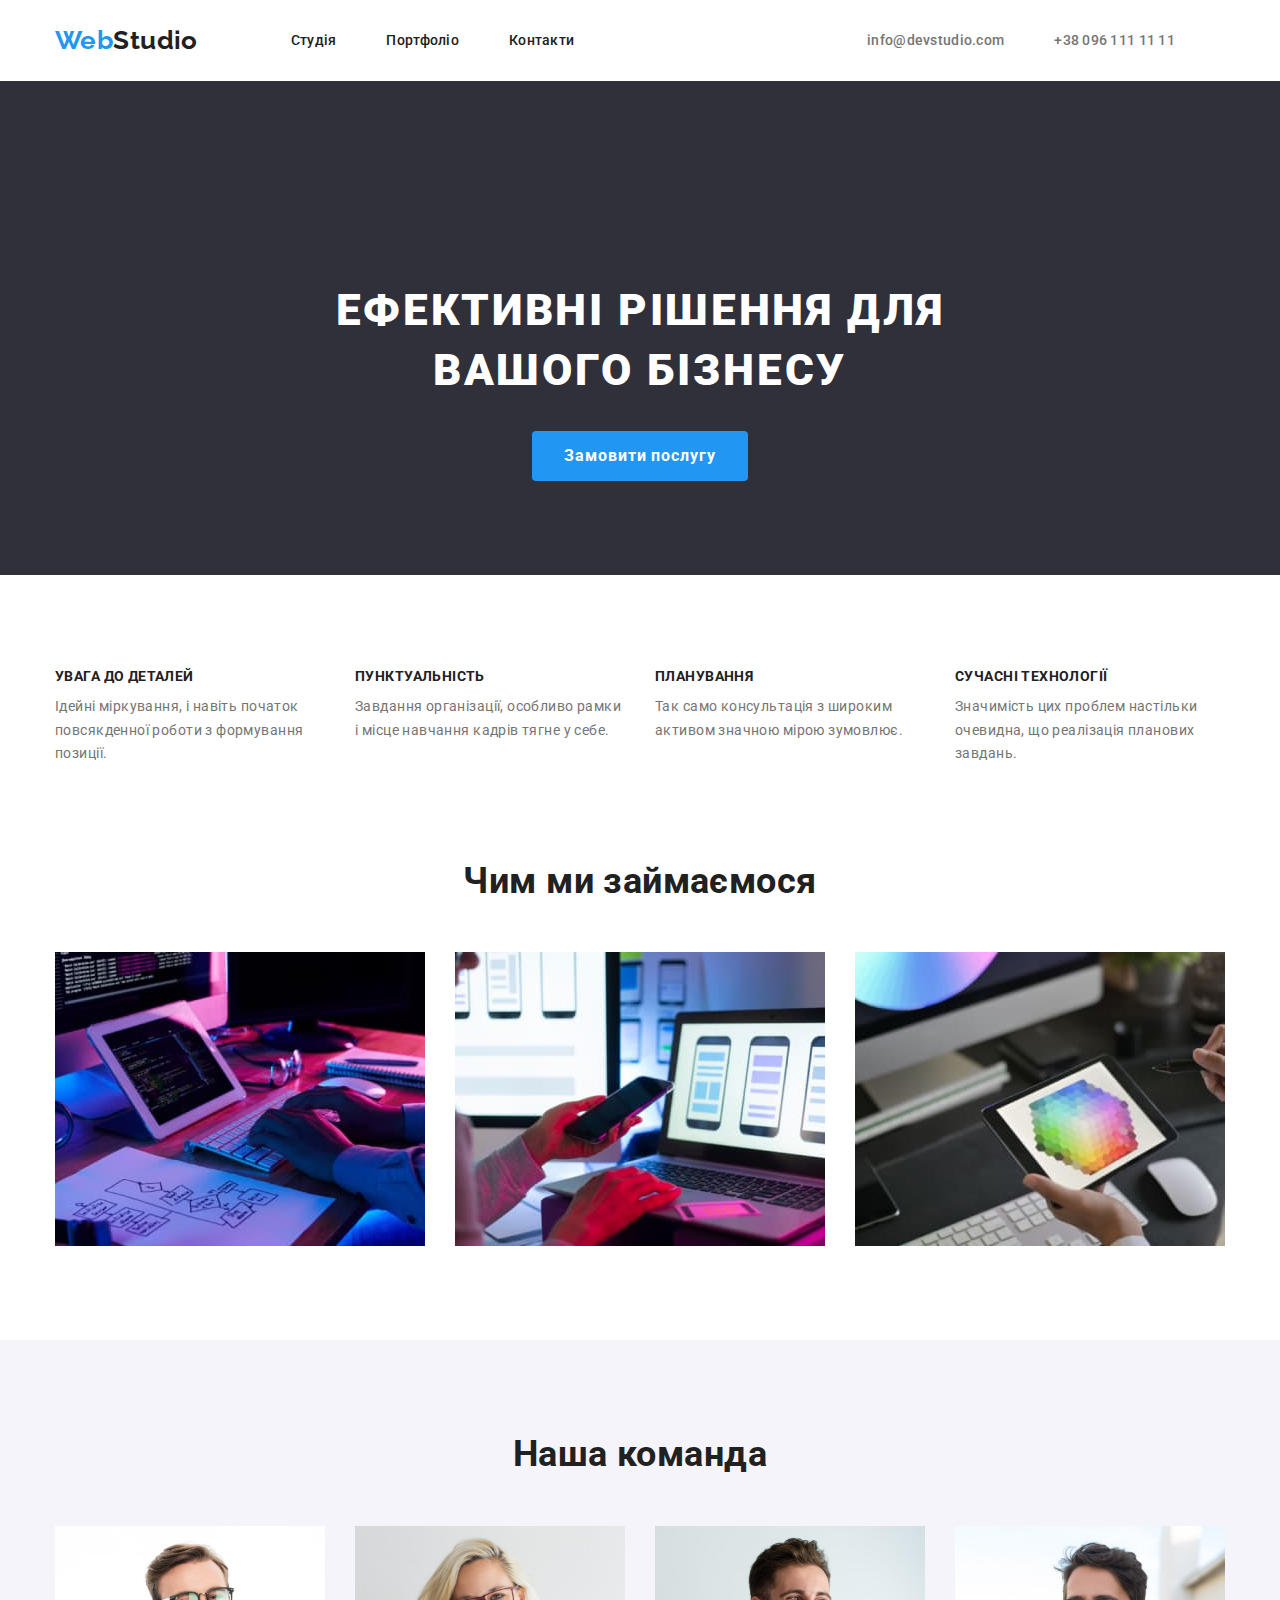
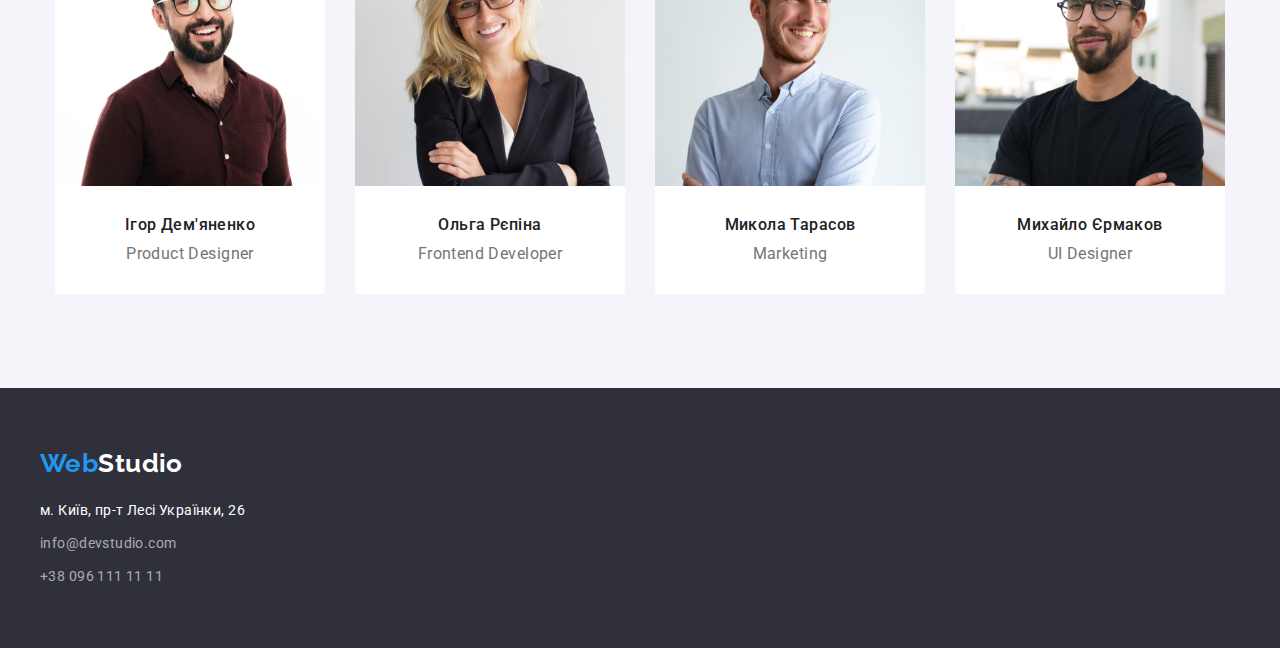
<file: index.html>
<!DOCTYPE html>
<html lang="en">
<head>
    <meta charset="UTF-8">
    <meta http-equiv="X-UA-Compatible" content="IE=edge">
    <meta name="viewport" content="width=device-width, initial-scale=1.0">
    <title>Document</title>
    <link rel="stylesheet" href="https://fonts.googleapis.com/css2?family=Raleway:wght@700&family=Roboto:wght@400;500;700;900&display=swap">
    <link rel="stylesheet" href="https://cdn.jsdelivr.net/npm/modern-normalize@1.1.0/modern-normalize.min.css">
    <link rel="stylesheet" href="./css/styles.css">
</head>

<body>
  
<header>
   
<div class="header-container container">
    
    <a href="./index.html" class="logo link"><span class="first-part">Web</span><span class="last-part">Studio</span></a>

    <nav class="header-nav">
        <ul class="site-nav list ">
            <li class="site-nav-item"><a href="./index.html"class="site-nav-link link">Студія</a></li>
            <li class="site-nav-item"><a href="./portfolio.html"class="site-nav-link link">Портфоліо</a></li>
            <li class="site-nav-item"><a href=""class="site-nav-link link">Контакти</a></li>
        </ul>
    </nav>

    <ul class="header-contacts-list list">
        <li class="header-contacts-item"><a href="mailto:info@devstudio.com"class="header-contacts-link link"  >info@devstudio.com</a></li>
        <li class="header-contacts-item"><a href="tel:+380961111111"class="header-contacts-link link"  >+38 096 111 11 11</a></li>
    </ul>
</div>
</header>
<main>

<section class="hero section">
    
<div class="hero-container">
        <h1 class="hero-title">ЕФЕКТИВНІ РІШЕННЯ ДЛЯ ВАШОГО БІЗНЕСУ</h1>
        <button type="button" class="hero-btn btn">Замовити послугу</button>
</div>
</section>

<section class="features section" >
       <div class="features-container container">
        <ul class="features-list list">
            <li class="features-item">
                <h3 class="features-title">УВАГА ДО ДЕТАЛЕЙ</h3>
                <p class="features-text">Ідейні міркування, і навіть початок повсякденної роботи з формування позиції.</p>
            </li>
        
            <li class="features-item">
                <h3 class="features-title">ПУНКТУАЛЬНІСТЬ</h3>
                <p class="features-text">Завдання організації, особливо рамки і місце навчання кадрів тягне у себе.</p>
            </li>
        
            <li class="features-item">
                <h3 class="features-title">ПЛАНУВАННЯ</h3>
                <p class="features-text">Так само консультація з широким активом значною мірою зумовлює.</p>
            </li>
        
            <li class="features-item">
                <h3 class="features-title">СУЧАСНІ ТЕХНОЛОГІЇ</h3>
                <p class="features-text">Значимість цих проблем настільки очевидна, що реалізація планових завдань.</p>
            </li>
        </ul>
       </div>
</section>

<section class="world section">
      <div class="world-container container">
        <h2 class="world-title">Чим ми займаємося</h2>
        <ul class="world-list list">
            <li class="world-item"><img src="./images/box1.jpg" alt="Чоловік працює за компютером" width="370"></li>
            <li class="world-item"><img src="./images/box2.jpg" alt="Жіна працює за ноутбуком" width="370"></li>
            <li class="world-item"><img src="./images/box3.jpg" alt="Жінка малює на планшеті" width="370"></li>
        </ul>
      </div>
</section>

<section class="teams section">
   <div class="container">
    <h2 class="teams-title">Наша команда</h2>
        <ul class="teams-list list">
    
            <li class="teams-item">
                <img src="./images/img1.jpg" alt="Ігор Дем'яненко" width="270">
                <div class="team-wrapper">
                    <h3 class="teams-title-name">Ігор Дем'яненко</h3>
                    <p class="team-text">Product Designer</p>
                </div>
            </li>

            <li class="teams-item">
                <img src="./images/img2.jpg" alt="Ольга Рєпіна" width="270">
                <div class="team-wrapper">
                    <h3 class="teams-title-name">Ольга Рєпіна</h3>
                    <p class="team-text">Frontend Developer</p>
                </div>
            </li>

            <li class="teams-item">
                <img src="./images/img3.jpg" alt="Микола Тарасов" width="270">
                <div class="team-wrapper">
                    <h3 class="teams-title-name">Микола Тарасов</h3>
                    <p class="team-text">Marketing</p>
                </div>
            </li>

            <li class="teams-item">
                <img src="./images/img4.jpg" alt="Михайло Єрмаков" width="270">
                <div class="team-wrapper">
                    <h3 class="teams-title-name">Михайло Єрмаков</h3>
                    <p class="team-text">UI Designer</p>
                </div>
            </li>
    
        </ul>
   </div>
</section>

</main>

<footer class="footer">
    <div class="footer-container container" >
        <a  href="./index.html"class="footer-logo link"><span class="footer-first-part">Web</span><span class="footer-last-part">Studio</span></a>
        <address class="address">м. Київ, пр-т Лесі Українки, 26</address>
        <ul class="footer-contacts-list list">
            <li class="footer-contacts-mailto"><a href="mailto:info@devstudio.com"class="footer-contacts-link link">info@devstudio.com</a></li>
            <li class="footer-contacts-tel"><a href="tel:+380961111111"class="footer-contacts-link link">+38 096 111 11 11</a></li>
        </ul>
    </div>
</footer>


</body>
</html>
</file>
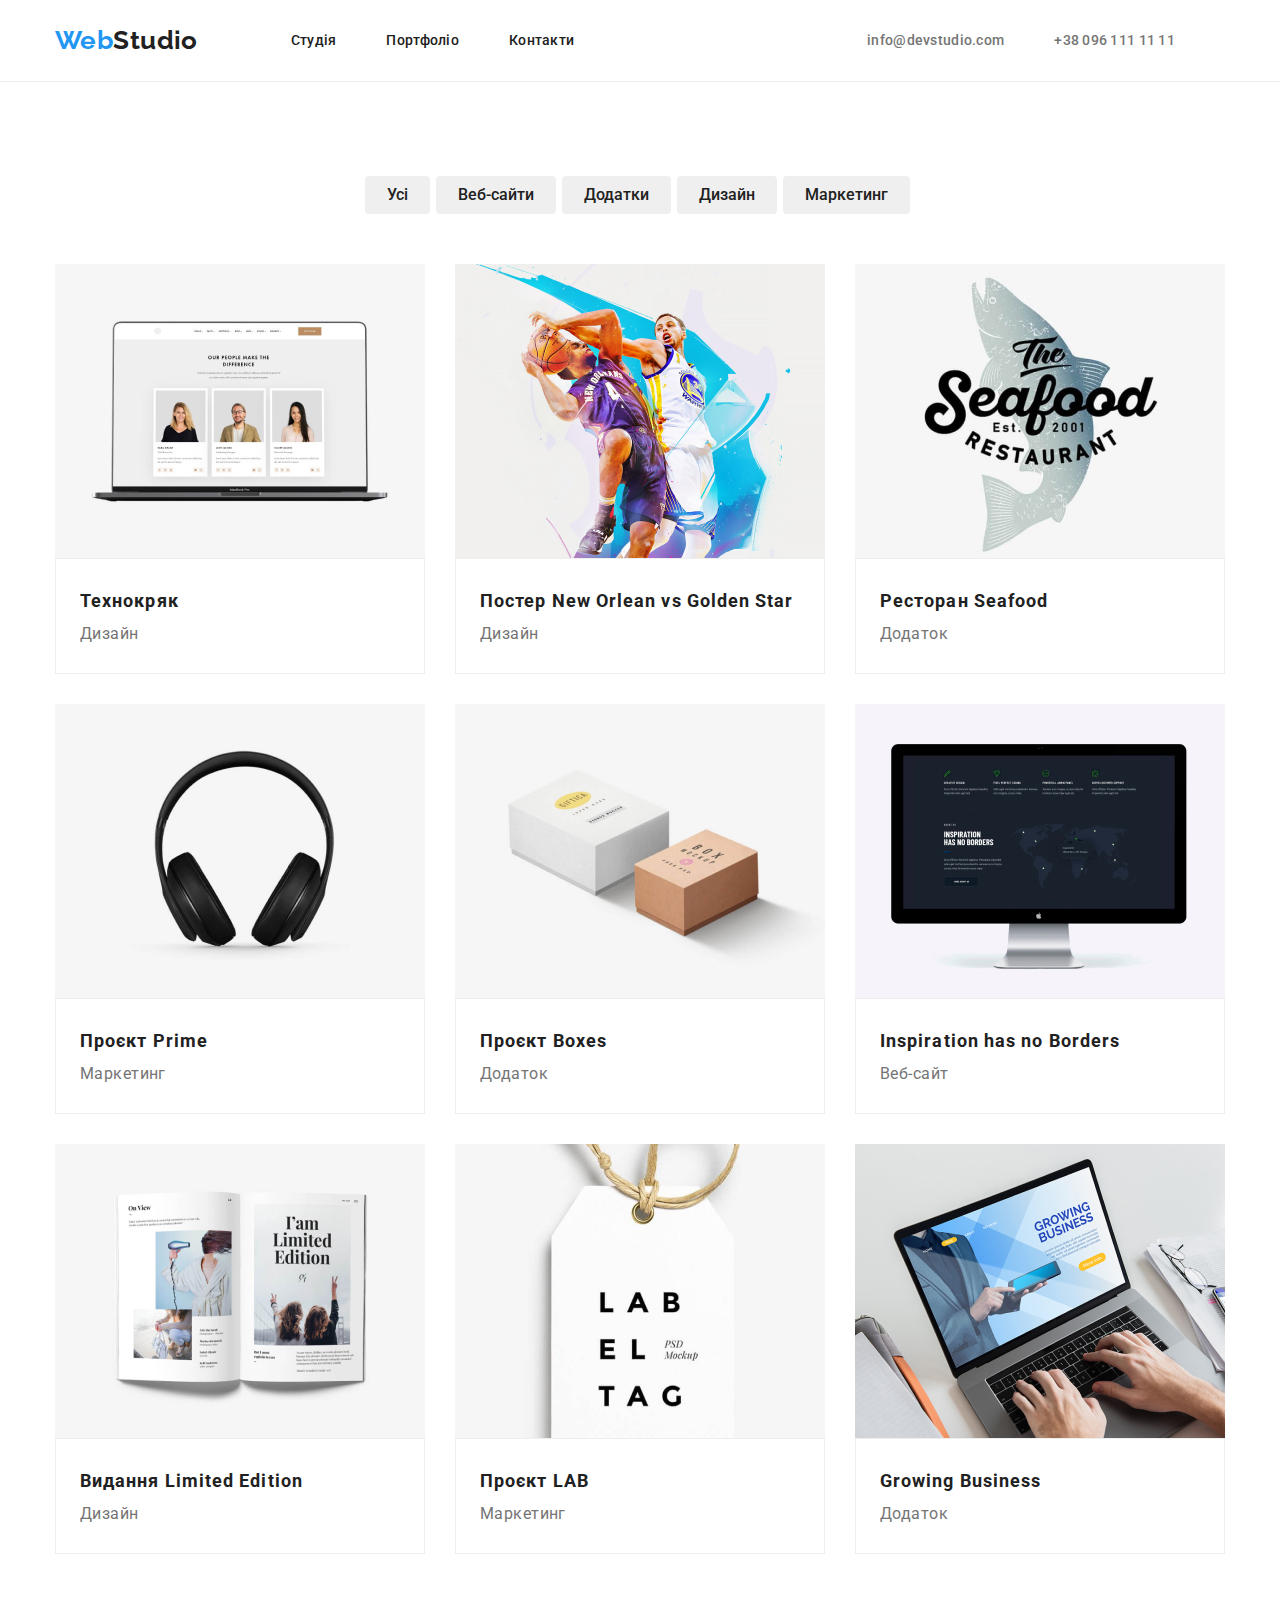
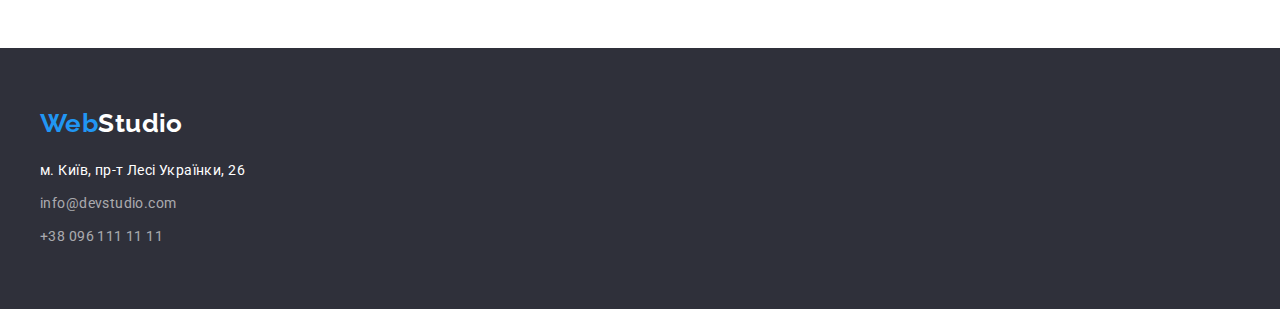
<file: portfolio.html>
<!DOCTYPE html>
<html lang="en">
<head>
    <meta charset="UTF-8">
    <meta http-equiv="X-UA-Compatible" content="IE=edge">
    <meta name="viewport" content="width=device-width, initial-scale=1.0">
    <title>Document</title>
    <link href="https://fonts.googleapis.com/css2?family=Raleway:wght@700&family=Roboto:wght@400;500;700;900&display=swap"rel="stylesheet">
    <link rel="stylesheet" href="https://cdn.jsdelivr.net/npm/modern-normalize@1.1.0/modern-normalize.min.css">
    <link rel="stylesheet" href="./css/styles.css">
</head>
<body>
<header class="header">

    <div class="header-container container">

        <a href="./index.html" class="logo link"><span class="first-part">Web</span><span
                class="last-part">Studio</span></a>

        <nav class="header-nav">
            <ul class="site-nav list ">
                <li class="site-nav-item"><a href="./index.html" class="site-nav-link link">Студія</a></li>
                <li class="site-nav-item"><a href="./portfolio.html" class="site-nav-link link">Портфоліо</a></li>
                <li class="site-nav-item"><a href="" class="site-nav-link link">Контакти</a></li>
            </ul>
        </nav>

        <ul class="header-contacts-list list">
            <li class="header-contacts-item"><a href="mailto:info@devstudio.com"
                    class="header-contacts-link link">info@devstudio.com</a></li>
            <li class="header-contacts-item"><a href="tel:+380961111111" class="header-contacts-link link">+38 096 111
                    11 11</a></li>
        </ul>
    </div>
</header>


 <main>



    <section class="gallery section">
        <div class="container">
            <h1 class="shadow-title">Галерея</h1>
           
                <ul class="gallery-btn-list list">
                    <li class="gallery-list-item"><button type="button" class="gallery-btn btn">Усі</button></li>
                    <li class="gallery-list-item"><button type="button" class="gallery-btn btn">Веб-сайти</button></li>
                    <li class="gallery-list-item"><button type="button" class="gallery-btn btn">Додатки</button></li>
                    <li class="gallery-list-item"><button type="button" class="gallery-btn btn">Дизайн</button></li>
                    <li class="gallery-list-item"><button type="button" class="gallery-btn btn">Маркетинг</button></li>
                </ul>
           
            <ul class="gallery-list list">
                <li class="gallery-item">
                    <a href="" class="link"   >
                        <img src="./images/Веб-сайт.jpg" alt="Технокряк" width="370">
                        <div class="container-text">
                            <h2 class="gallery-title">Технокряк</h2>
                            <p class="gallery-text">Дизайн</p>
                        </div>
                    </a>
                </li>


                <li class="gallery-item">
                    <a href="" class="link"  >
                        <img src="./images/Дизайн.jpg" alt="Постер New Orlean vs Golden Star" width="370">
                        <div class="container-text">
                            <h2 class="gallery-title">Постер New Orlean vs Golden Star</h2>
                            <p class="gallery-text">Дизайн</p>
                        </div>
                    </a>
                </li>

                <li class="gallery-item">
                    <a href="" class="link"  >
                        <img src="./images/Додаток.jpg" alt="Ресторан Seafood" width="370">
                        <div class="container-text">
                            <h2 class="gallery-title">Ресторан Seafood</h2>
                            <p class="gallery-text">Додаток</p>
                        </div>
                    </a>
                </li>

                <li class="gallery-item">
                    <a href="" class="link"  >
                        <img src="./images/Маркетинг.jpg" alt="Проєкт Prime" width="370">
                        <div class="container-text">
                            <h2 class="gallery-title">Проєкт Prime</h2>
                            <p class="gallery-text">Маркетинг</p>
                        </div>
                    </a>
                </li>

                <li class="gallery-item">
                    <a href="" class="link"  >
                        <img src="./images/Додаток2.jpg" alt="Проєкт Boxes" width="370">
                        <div class="container-text">
                            <h2 class="gallery-title">Проєкт Boxes</h2>
                            <p class="gallery-text">Додаток</p>
                        </div>
                    </a>
                </li>

                <li class="gallery-item">
                    <a href="" class="link"  >
                        <img src="./images/Веб-сайт2.jpg" alt="Inspiration has no Borders" width="370">
                        <div class="container-text">
                            <h2 class="gallery-title">Inspiration has no Borders</h2>
                            <p class="gallery-text">Веб-сайт</p>
                        </div>
                    </a>
                </li>

                <li class="gallery-item">
                    <a href="" class="link"  >
                        <img src="./images/Дизайн2.jpg" alt="Видання Limited Edition" width="370">
                        <div class="container-text">
                            <h2 class="gallery-title">Видання Limited Edition</h2>
                            <p class="gallery-text">Дизайн</p>
                        </div>
                    </a>
                </li>

                <li class="gallery-item">
                    <a href="" class="link"  >
                        <img src="./images/Маркетинг2.jpg" alt="Проєкт LAB" width="370">
                        <div class="container-text">
                            <h2 class="gallery-title">Проєкт LAB</h2>
                            <p class="gallery-text">Маркетинг</p>
                        </div>
                    </a>
                </li>

                <li class="gallery-item">
                    <a href="" class="link"  >
                        <img src="./images/Додаток3.jpg" alt="Growing Business" width="370">
                        <div class="container-text">
                            <h2 class="gallery-title">Growing Business</h2>
                            <p class="gallery-text">Додаток</p>
                        </div>
                    </a>
                </li>
            </ul>
        </div>
    </section>
</main>
<footer class="footer">
    <div class="footer-container container">
        <a href="./index.html" class="footer-logo link"><span class="footer-first-part">Web</span><span
                class="footer-last-part">Studio</span></a>
        <address class="address">м. Київ, пр-т Лесі Українки, 26</address>
        <ul class="footer-contacts-list list">
            <li class="footer-contacts-mailto"><a href="mailto:info@devstudio.com"
                    class="footer-contacts-link link">info@devstudio.com</a></li>
            <li class="footer-contacts-tel"><a href="tel:+380961111111" class="footer-contacts-link link">+38 096 111 11
                    11</a></li>
        </ul>
    </div>
</footer>


</body>
</html>
</file>
<file: css/styles.css>
/* Основной цвет текста #212121 */
/* Вторичный цвет текста #757575 */
/* белый #FFFFFF */
/* фон #2F303A */
/* акцент #2196F3 */
/* адрес color: rgba(255, 255, 255, 0.6); */
:root {
    --main-text-color:#212121;
    --accent-color:#2196F3;
    --white-color:#FFFFFF;
    --main-color:#757575;
    --gray-color:#2F303A;
    --line-color:#D9D9D9;
} 


body{
    background-color: var(--white-color);
    color: var(--main-color);
    font-family: Roboto, sans-serif; 
    font-size: 14px;
    letter-spacing: 0.03em;
}

/* reset */

h1,h2,h3,h4,h5,h6,p {
    margin: 0;
}
img{
    display: block;
}


.list {
    list-style: none;
    margin: 0;
    padding: 0;
}

 .link {
     text-decoration: none;
 }



/* reset end */
.container{
    width: 1200px;
    margin: 0 auto;
    padding: 0 15px;
}

.section{
    padding-top: 94px;
    padding-bottom: 94px;
}

/* button */


.btn {
    cursor: pointer;
}


 

/* logo */
.logo {
    padding: 25px 0;
    margin-right: 93px;
    display: block;
    font-family: Raleway, sans-serif;
    font-weight: 700;
    font-size: 26px;
    line-height: 1.2;
}
.first-part{
color: var(--accent-color);
}
.last-part{
   color: var(--main-text-color)
}
/* header */

.header{
    border-bottom: 1px solid #ECECEC;
}
.header-nav{
    margin-right: auto;
}
  
.header-container{
   
    display: flex;
    align-items: center;
}

 .site-nav{
    display: flex;
    align-items: center;
 }

 .site-nav-item:not(:last-child)
 {
    margin-right: 50px;
 }

 .header-contacts-list{
    display: flex;
    align-items: center;
 }

 .header-contacts-item{
    margin-right: 50px;
 }

.site-nav-link {
    padding: 32px 0;
    color:var(--main-text-color);
    font-weight: 500;
    line-height: 1.14;
    letter-spacing: 0.02em;
}
.site-nav-link:hover,
.site-nav-link:focus{
color: var(--accent-color);
}


.header-contacts-link{
    color: var(--main-color);
    font-weight: 500;
    line-height: 1.14;
    letter-spacing: 0.02em;
}
.header-contacts-link:hover,
.header-contacts-link:focus{
color: var(--accent-color);
}

/* HERO*/

.hero{
    background-color: var(--gray-color);
    padding-top: 200px;
    
}

.hero-title {
    margin-bottom: 30px;
    margin-left: auto;
    margin-right: auto;
    width: 696px;
    text-align: center;
    color: var(--white-color);
    font-weight: 900;
    font-size: 44px;
    line-height: 1.36;
    letter-spacing: 0.06em;
}
.hero-btn{
    padding-left: 32px;
    padding-right: 32px;
    padding-top: 10px;
    padding-bottom: 10px;
    border: var(--accent-color);
    border-radius: 4px;
    display: block;
    margin: auto;
    font-weight: 700;
    font-size: 16px;
    line-height: 1.87;
    letter-spacing: 0.06em;
    color: var(--white-color);
    font-family: inherit;
    background-color: var(--accent-color);
}



/* features */

.features{
    padding-bottom: 0;
}

.features-title{
    margin-bottom: 10px;
    font-weight: 700;
    font-size: 14px;
    line-height: 1.14;
    color: var(--main-text-color);
}
  .features-list{
    display: flex;
  }

 .features-item{
    width:270px;
    flex-direction: row;
    margin-right: 30px;
 }
.features-item:last-child{
    margin-right: 0;
}

 .features-text {
     font-size: 14px;
     line-height: 1.7;
 }
/* section-world */


.world-title{
    margin-bottom: 50px;
    text-align: center;
    font-weight: 700;
    font-size: 36px;
    line-height: 42px;
    color:var(--main-text-color);
}


.world-list{
    display: flex;
}
.world-item{
    margin-right: 30px;
}

/* teams */
.teams{
background: #F5F4FA;
}

.teams-list{
    display: flex;
    gap: 30px;
}
.team-wrapper{
    padding-top: 30px;
    padding-bottom: 30px;
}
.teams-item{
    background-color: var(--white-color);
    border-radius: 0px 0px 4px 4px;
    flex-basis: calc((100% - 30px * 2) / 4);
}
.teams-title{
    text-align: center;
    margin-bottom: 50px;
    font-weight: 700;
    font-size: 36px;
    line-height: 1.16;
    color: var(--main-text-color);
}

.teams-title-name{
    text-align: center;
    margin-bottom: 10px;
    font-weight: 500;
    font-size: 16px;
    line-height: 1.18;     
    color: var(--main-text-color);
}
.team-text{
    text-align: center;
    font-size: 16px;
    line-height: 1.18;
}

/* footer */
.footer{
    background-color: var(--gray-color);
    padding-top: 60px;
    padding-bottom: 60px;
}

.footer-container{
    padding-top: 60px;
    padding-bottom: 60px;
}
.footer-logo{
    margin-bottom: 20px;
    display: inline-block;
    font-family: Raleway, sans-serif;
    font-weight: 700;
    font-size: 26px;
    line-height: 1.2;
}
.footer-first-part{
    color: var(--accent-color)
}
.footer-last-part{
color: var(--white-color);
}


.footer-contacts-mailto{
    margin-bottom: 9px;
}


.footer-contacts-list{
    margin-bottom: 0;
}


.footer-contacts-link {
    color: rgba(255, 255, 255, 0.6);
    line-height: 1.7;
}
.footer-contacts-link:hover,
.footer-contacts-link:focus {
    color: var(--accent-color);
}
.address{
    margin-bottom: 9px;
    line-height: 1.71;      
    color: #FFFFFF;
    font-style: normal;
}
.footer-container{
  padding: 0;
}

/* gallery-btn */

.gallery-btn {
    margin-right: 6px;
    padding-right: 22px;
    padding-left: 22px;
    padding-top: 6px;
    padding-bottom: 6px;
    border-radius: 4px;
    border: 0;
    font-weight: 500;
    font-size: 16px;
    line-height: 1.6;
    color: var(--main-text-color);
    font-family: inherit;
    }
.gallery-btn:hover,
.gallery-btn:focus
{
    color: var(--white-color);
    background-color: var(--accent-color);
}

.gallery-btn-list{
    display: flex;
    justify-content: center;
    margin-bottom: 50px;
    
}






.gallery-list{
    gap: 30px;
    display: flex;
    flex-wrap: wrap;
    padding: 0;
    margin: 0;

}


.gallery-list-item{
    display: inline-block;

}
.shadow-title{
    display: none;
}

/* gallery-title */
.gallery-title{
    font-weight: 700;
    font-size: 18px;
    line-height: 2;
    letter-spacing: 0.06em;
    color: var(--main-text-color);
}
.gallery-text{    
    font-size: 16px;
    line-height: 30px;
    color: var(--main-color);
}
.container-text{
border: 1px solid #EEEEEE;
padding-left: 24px;
padding-right: 24px;
padding-bottom: 24px;
padding-top: 24px;
}
</file>
